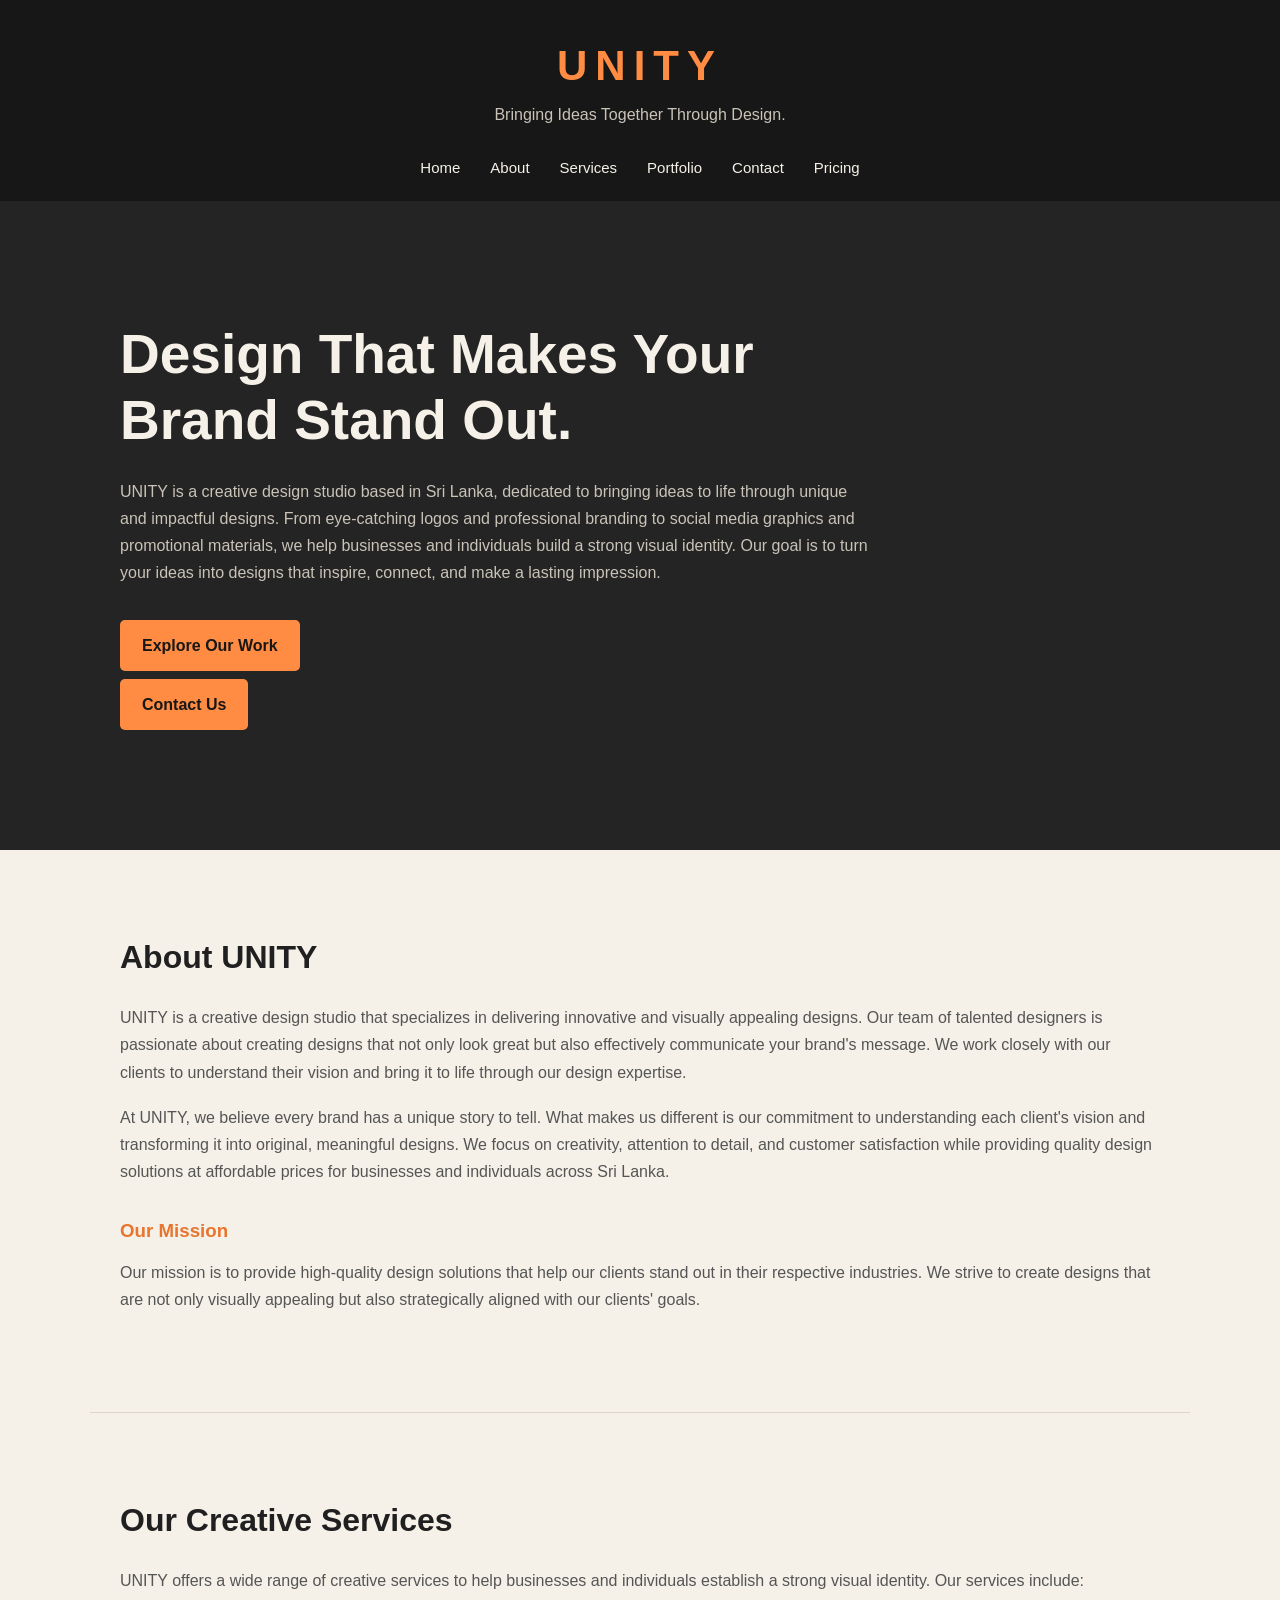
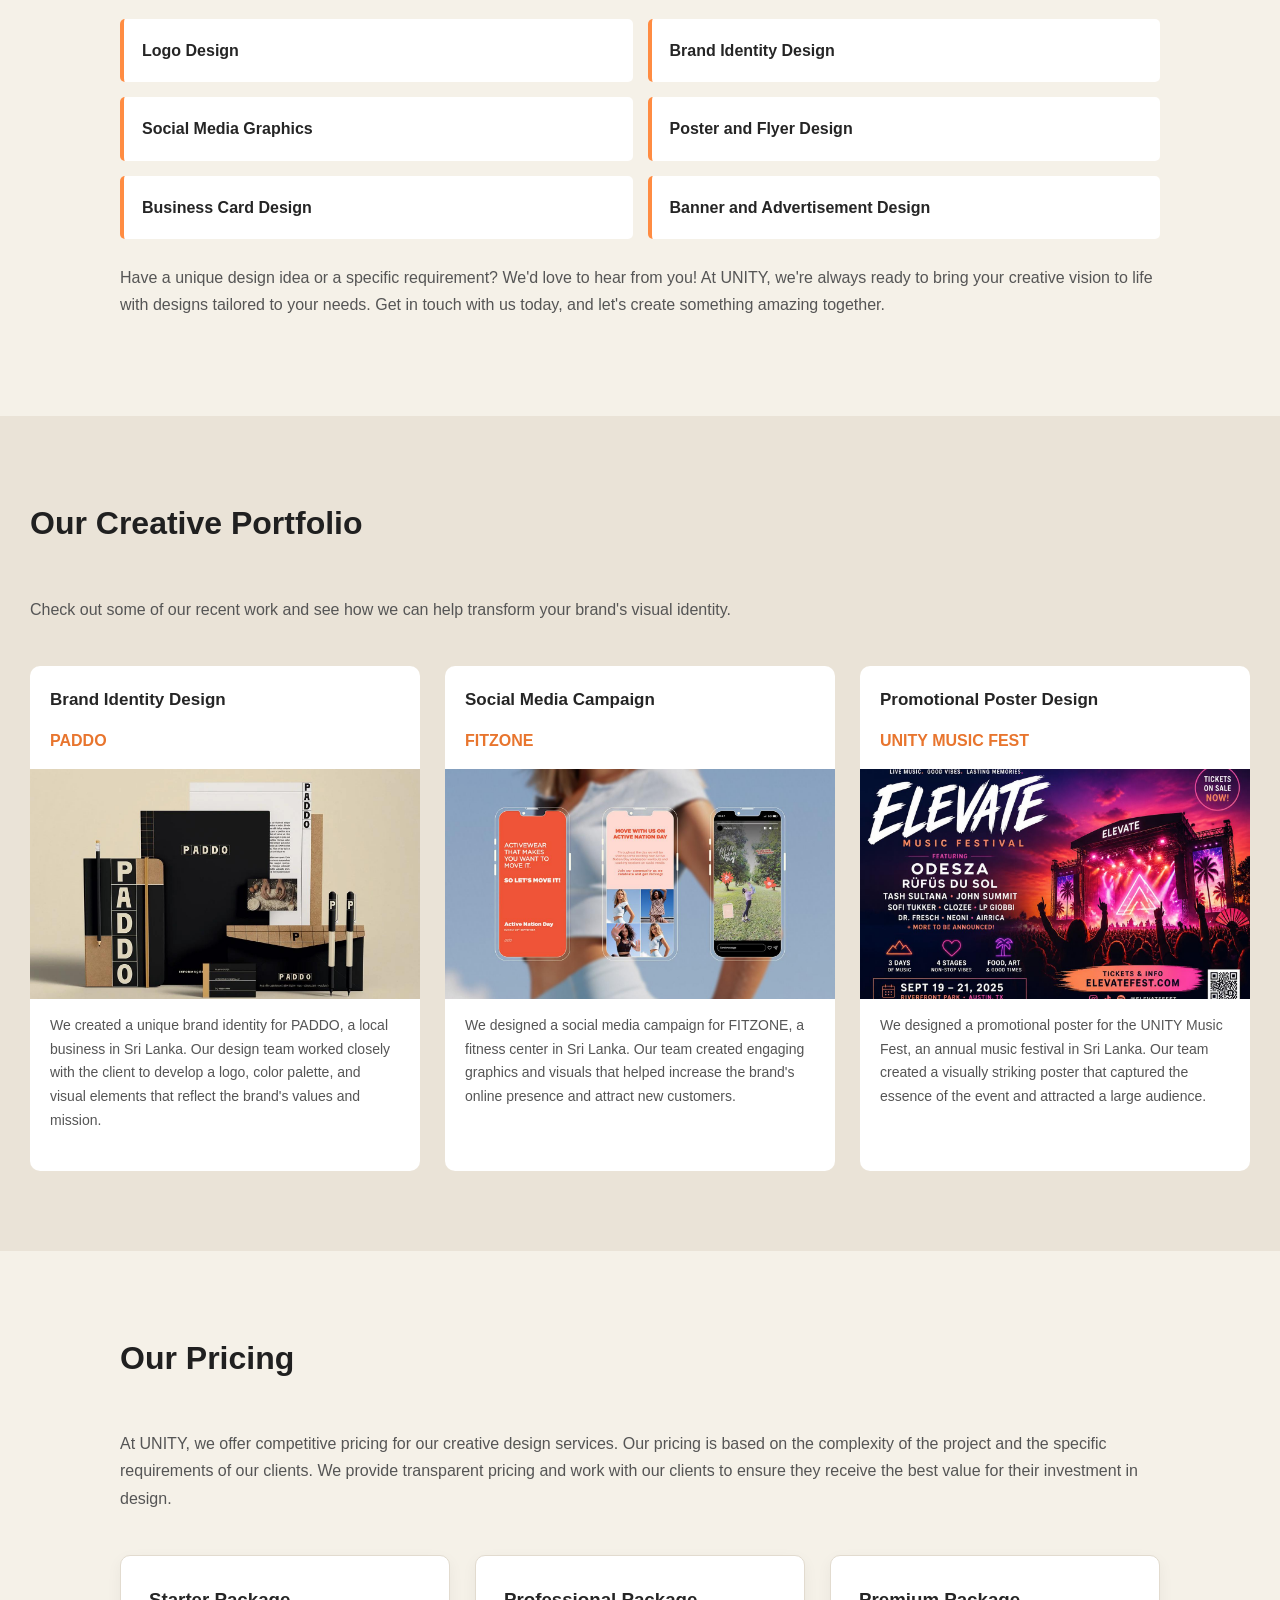
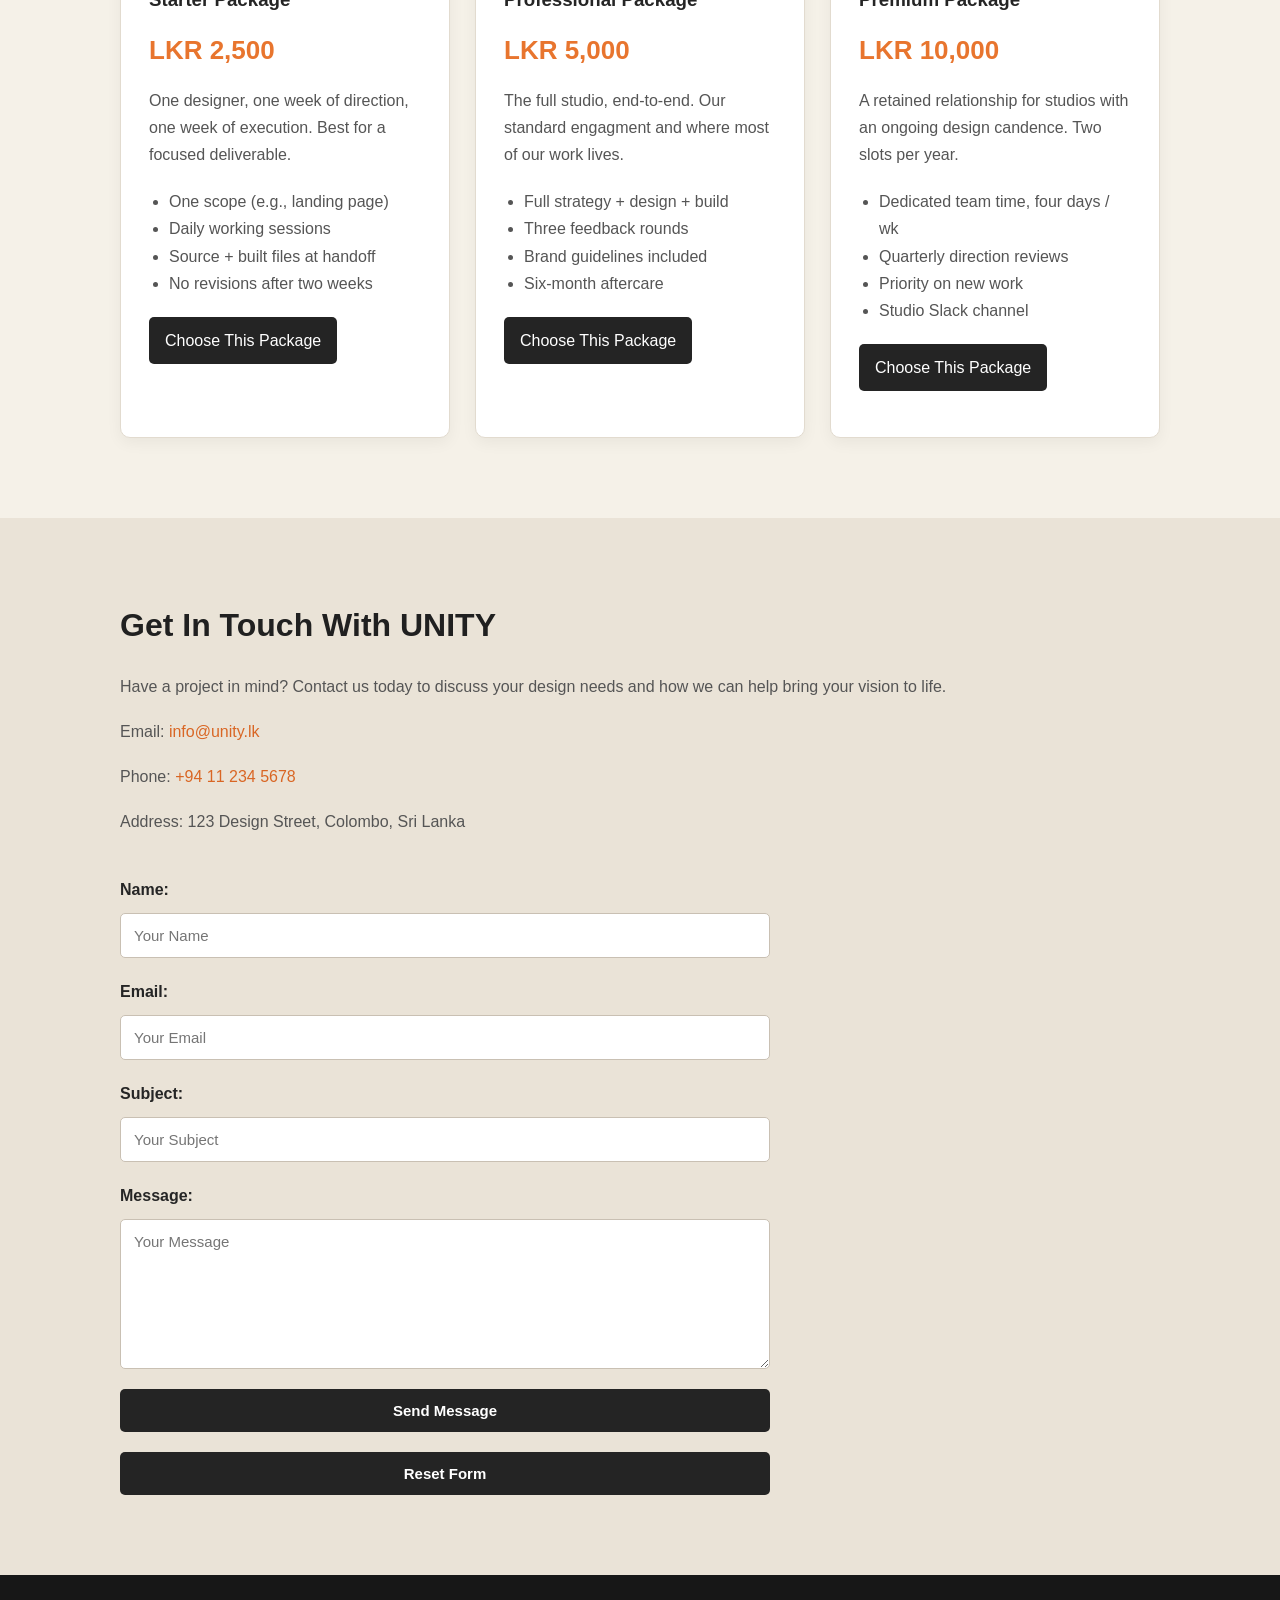
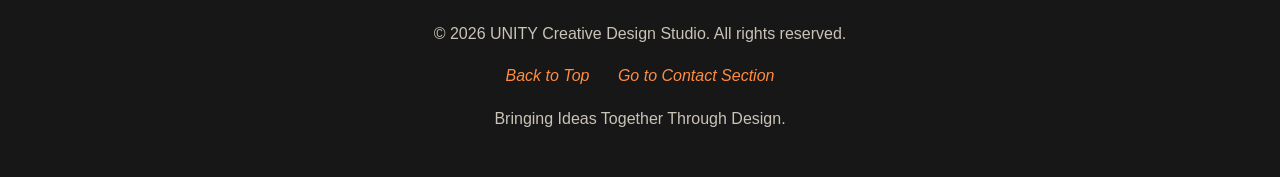
<file: unity/index.html>
<!DOCTYPE html>
<html lang="en">

<head>
    <meta charset="UTF-8">
    <meta name="viewport" content="width=device-width, initial-scale=1.0">
    <title>UNITY | Creative Design Studio</title>
    <link rel="stylesheet" href="style.css">
</head>

<body>
    <header>
        <h1>UNITY</h1>
        <p>Bringing Ideas Together Through Design.</p>
        <nav>
            <ul>
                <li><a href="#home">Home</a></li>
                <li><a href="#about">About</a></li>
                <li><a href="#services">Services</a></li>
                <li><a href="#portfolio">Portfolio</a></li>
                <li><a href="#contact">Contact</a></li>
                <li><a href="#pricing">Pricing</a></li>
            </ul>
        </nav>
    </header>
    <main>
        <section id="home">
            <h2>Design That Makes Your Brand Stand Out.</h2>
            <p>UNITY is a creative design studio based in Sri Lanka, dedicated to bringing ideas to life through unique
                and impactful designs. From eye-catching logos and professional branding to social media graphics and
                promotional materials, we help businesses and individuals build a strong visual identity. Our goal is to
                turn your ideas into designs that inspire, connect, and make a lasting impression.</p>
            <a href="#portfolio">Explore Our Work</a><br>
            <a href="#contact">Contact Us</a>

        </section>
        <section id="about">
            <h2>About UNITY</h2>
            <p>UNITY is a creative design studio that specializes in delivering innovative and visually appealing
                designs. Our team of talented designers is passionate about creating designs that not only look great
                but
                also effectively communicate your brand's message. We work closely with our clients to understand their
                vision and bring it to life through our design expertise.</p>
            <p>At UNITY, we believe every brand has a unique
                story to tell. What makes us different is our commitment to understanding each client's vision and
                transforming it into original, meaningful designs. We focus on creativity, attention to detail, and
                customer satisfaction while providing quality design solutions at affordable prices for businesses and
                individuals across Sri Lanka.</p>
            <h3>Our Mission</h3>
            <p>Our mission is to provide high-quality design solutions that help our clients stand out in their
                respective industries. We strive to create designs that are not only visually appealing but also
                strategically aligned with our clients' goals.</p>
        </section>
        <section id="services">
            <h2>Our Creative Services</h2>
            <p>UNITY offers a wide range of creative services to help businesses and individuals establish a strong
                visual identity. Our services include:</p>
            <ul>
                <li>Logo Design</li>
                <li>Brand Identity Design</li>
                <li>Social Media Graphics</li>
                <li>Poster and Flyer Design</li>
                <li>Business Card Design</li>
                <li>Banner and Advertisement Design</li>
            </ul>
            <p>Have a unique design idea or a specific requirement? We'd love to hear from you! At UNITY, we're always
                ready to bring your creative vision to life with designs tailored to your needs. Get in touch with us
                today, and let's create something amazing together.</p>
        </section>
        <section id="portfolio">
            <h2>Our Creative Portfolio</h2>
            <p>Check out some of our recent work and see how we can help transform your brand's visual identity.</p>
            <article>
                <h3>Brand Identity Design</h3>
                <h4>PADDO</h4>
                <img src="images/paddo.jpg" alt="PADDO Brand Identity Design">
                <p>We created a unique brand identity for PADDO, a local business in Sri Lanka. Our design team worked
                    closely with the client to develop a logo, color palette, and visual elements that reflect the
                    brand's values and mission.</p>
            </article>
            <article>
                <h3>Social Media Campaign</h3>
                <h4>FITZONE</h4>
                <img src="images/fitzone.jpg" alt="FITZONE Social Media Campaign">
                <p>We designed a social media campaign for FITZONE, a fitness center in Sri Lanka. Our team created
                    engaging graphics and visuals that helped increase the brand's online presence and attract new
                    customers.</p>
            </article>
            <article>
                <h3>Promotional Poster Design</h3>
                <h4>UNITY MUSIC FEST</h4>
                <img src="images/music.jpg" alt="UNITY Music Fest Promotional Poster Design">
                <p>We designed a promotional poster for the UNITY Music Fest, an annual music festival in Sri Lanka. Our
                    team created a visually striking poster that captured the essence of the event and attracted a large
                    audience.</p>
            </article>
        </section>
        <section id="pricing">
            <h2>Our Pricing</h2>
            <p>At UNITY, we offer competitive pricing for our creative design services. Our pricing is based on the
                complexity of the project and the specific requirements of our clients. We provide transparent pricing
                and work with our clients to ensure they receive the best value for their investment in design.</p>
            <article>
                <h3>Starter Package</h3>
                <h4>LKR 2,500</h4>
                <p>One designer, one week of direction, one week of execution. Best for a focused deliverable.</p>
                <ul>
                    <li>One scope (e.g., landing page)</li>
                    <li>Daily working sessions</li>
                    <li>Source + built files at handoff</li>
                    <li>No revisions after two weeks</li>
                </ul>
                <p><a href="#contact">Choose This Package</a></p>
            </article>
            <article>
                <h3>Professional Package</h3>
                <h4>LKR 5,000</h4>
                <p>The full studio, end-to-end. Our standard engagment and where most of our work lives.</p>
                <ul>
                    <li>Full strategy + design + build</li>
                    <li>Three feedback rounds</li>
                    <li>Brand guidelines included</li>
                    <li>Six-month aftercare</li>
                </ul>
                <p><a href="#contact">Choose This Package</a></p>
            </article>
            <article>
                <h3>Premium Package</h3>
                <h4>LKR 10,000</h4>
                <p>A retained relationship for studios with an ongoing design candence. Two slots per year.</p>
                <ul>
                    <li>Dedicated team time, four days / wk</li>
                    <li>Quarterly direction reviews</li>
                    <li>Priority on new work</li>
                    <li>Studio Slack channel</li>
                </ul>
                <p><a href="#contact">Choose This Package</a></p>
            </article>
        </section>
        <section id="contact">
            <h2>Get In Touch With UNITY</h2>
            <p>Have a project in mind? Contact us today to discuss your design needs and how we can help bring your
                vision to life.</p>
            <p>Email: <a href="mailto:info@unity.lk">info@unity.lk</a></p>
            <p>Phone: <a href="tel:+94112345678">+94 11 234 5678</a></p>
            <p>Address: 123 Design Street, Colombo, Sri Lanka</p>
            <form action="submit-form.php" method="post">
                <label for="name">Name:</label>
                <input type="text" id="name" name="name" required placeholder="Your Name">
                <label for="email">Email:</label>
                <input type="email" id="email" name="email" required placeholder="Your Email">
                <label for="subject">Subject:</label>
                <input type="text" id="subject" name="subject" required placeholder="Your Subject">
                <label for="message">Message:</label>
                <textarea id="message" name="message" required placeholder="Your Message"></textarea>
                <button type="submit">Send Message</button>
                <button type="reset">Reset Form</button>
            </form>
        </section>
    </main>
    <footer>
        <p>&copy; 2026 UNITY Creative Design Studio. All rights reserved.</p>
        <a href="#home"><em>Back to Top</em></a>
        <a href="#contact"><em>Go to Contact Section</em></a>
        <p>Bringing Ideas Together Through Design.</p>
    </footer>

</body>

</html>
</file>
<file: unity/style.css>
/* ==============================
   1. GLOBAL SETTINGS
============================== */

* {
    margin: 0;
    padding: 0;
    box-sizing: border-box;
}

html {
    scroll-behavior: smooth;
}

body {
    font-family: Arial, Helvetica, sans-serif;
    background-color: #f5f1e8;
    color: #252525;
    line-height: 1.7;
}

/* ==============================
   2. HEADER AND NAVIGATION
============================== */

header {
    background-color: #171717;
    color: #f5f1e8;
    text-align: center;
    padding: 30px 20px 20px;
}

header h1 {
    font-size: 42px;
    letter-spacing: 8px;
    color: #ff8c42;
}

header p {
    color: #c9c3b8;
    margin-bottom: 25px;
}

nav ul {
    list-style: none;
    display: flex;
    justify-content: center;
    flex-wrap: wrap;
    gap: 12px 30px;
}

nav a {
    color: #f5f1e8;
    text-decoration: none;
    font-size: 15px;
    transition: color 0.3s ease;
}

nav a:hover {
    color: #ff8c42;
}

/* ==============================
   3. GENERAL SECTION STYLING
============================== */

section {
    max-width: 1100px;
    margin: auto;
    padding: 80px 30px;
}

section h2 {
    font-size: 32px;
    margin-bottom: 20px;
    color: #202020;
}

section h3 {
    color: #252525;
    margin-bottom: 12px;
}

section p {
    margin-bottom: 18px;
    color: #555;
}

/* ==============================
   4. HOME SECTION
============================== */

#home {
    max-width: none;
    min-height: 500px;
    background-color: #242424;
    color: #f5f1e8;
    padding: 120px max(30px, calc((100% - 1040px) / 2));
}

#home h2 {
    color: #f5f1e8;
    font-size: clamp(36px, 5vw, 55px);
    line-height: 1.2;
    max-width: 750px;
}

#home p {
    color: #c9c3b8;
    max-width: 750px;
    margin: 25px 0;
}

#home a {
    display: inline-block;
    text-decoration: none;
    background-color: #ff8c42;
    color: #171717;
    padding: 12px 22px;
    margin: 8px 10px 0 0;
    border-radius: 5px;
    font-weight: bold;
    transition: background-color 0.3s ease;
}

#home a:hover {
    background-color: #ffad73;
}

/* ==============================
   5. ABOUT SECTION
============================== */

#about {
    border-bottom: 1px solid #ddd5c8;
}

#about h3 {
    color: #e8752e;
    margin-top: 30px;
}

/* ==============================
   6. SERVICES SECTION
============================== */

#services ul {
    list-style: none;
    display: grid;
    grid-template-columns: repeat(2, 1fr);
    gap: 15px;
    margin: 25px 0;
}

#services li {
    background-color: #ffffff;
    padding: 18px;
    border-left: 4px solid #ff8c42;
    border-radius: 5px;
    font-weight: bold;
}

/* ==============================
   7. PORTFOLIO SECTION
============================== */

#portfolio {
    max-width: none;
    background-color: #eae3d7;
    display: grid;
    grid-template-columns: repeat(3, minmax(0, 1fr));
    gap: 25px;
}

#portfolio h2,
#portfolio > p {
    grid-column: 1 / -1;
}

#portfolio article {
    background-color: #ffffff;
    border-radius: 10px;
    overflow: hidden;
    padding-bottom: 20px;
    transition: transform 0.3s ease, box-shadow 0.3s ease;
}

#portfolio article:hover {
    transform: translateY(-6px);
    box-shadow: 0 12px 25px rgba(0, 0, 0, 0.12);
}

#portfolio article h3,
#portfolio article h4,
#portfolio article p {
    margin-left: 20px;
    margin-right: 20px;
}

#portfolio article h3 {
    margin-top: 20px;
    font-size: 17px;
}

#portfolio article h4 {
    color: #e8752e;
    margin-bottom: 15px;
}

#portfolio img {
    display: block;
    width: 100%;
    height: 230px;
    object-fit: cover;
}

#portfolio article p {
    margin-top: 15px;
    font-size: 14px;
}

/* ==============================
   8. PRICING SECTION
============================== */

#pricing {
    display: grid;
    grid-template-columns: repeat(3, minmax(0, 1fr));
    gap: 25px;
}

#pricing h2,
#pricing > p {
    grid-column: 1 / -1;
}

#pricing article {
    background-color: #ffffff;
    padding: 28px;
    border-radius: 10px;
    border: 1px solid #e2dbcf;
    box-shadow: 0 5px 15px rgba(0, 0, 0, 0.05);
    transition: transform 0.3s ease;
}

#pricing article:hover {
    transform: translateY(-6px);
}

#pricing article h4 {
    color: #e8752e;
    font-size: 26px;
    margin-bottom: 15px;
}

#pricing article ul {
    padding-left: 20px;
    margin: 20px 0;
    color: #555;
}

#pricing article a {
    display: inline-block;
    background-color: #242424;
    color: #ffffff;
    padding: 10px 16px;
    border-radius: 5px;
    text-decoration: none;
    transition: background-color 0.3s ease;
}

#pricing article a:hover {
    background-color: #e8752e;
}

/* ==============================
   9. CONTACT SECTION
============================== */

#contact {
    background-color: #eae3d7;
    max-width: none;
    padding-left: max(30px, calc((100% - 1040px) / 2));
    padding-right: max(30px, calc((100% - 1040px) / 2));
}

#contact > p a {
    color: #d96624;
    text-decoration: none;
}

#contact > p a:hover {
    text-decoration: underline;
}

#contact form {
    max-width: 650px;
    margin-top: 30px;
    display: flex;
    flex-direction: column;
    gap: 10px;
}

#contact label {
    font-weight: bold;
    margin-top: 10px;
}

#contact input,
#contact textarea {
    width: 100%;
    padding: 13px;
    border: 1px solid #c9c0b3;
    border-radius: 5px;
    background-color: #ffffff;
    font-family: inherit;
    font-size: 15px;
}

#contact textarea {
    min-height: 150px;
    resize: vertical;
}

#contact input:focus,
#contact textarea:focus {
    outline: 2px solid #ff8c42;
    border-color: transparent;
}

#contact button {
    padding: 13px 20px;
    margin-top: 10px;
    border: none;
    border-radius: 5px;
    background-color: #242424;
    color: #ffffff;
    font-size: 15px;
    font-weight: bold;
    cursor: pointer;
    transition: background-color 0.3s ease;
}

#contact button:hover {
    background-color: #e8752e;
}

/* ==============================
   10. FOOTER
============================== */

footer {
    background-color: #171717;
    color: #c9c3b8;
    text-align: center;
    padding: 35px 20px;
}

footer p {
    margin: 10px 0;
}

footer a {
    display: inline-block;
    color: #ff8c42;
    text-decoration: none;
    margin: 5px 12px;
}

footer a:hover {
    color: #ffffff;
}

/* ==============================
   11. RESPONSIVE DESIGN
============================== */

@media (max-width: 800px) {
    #portfolio,
    #pricing {
        grid-template-columns: repeat(2, minmax(0, 1fr));
    }
}

@media (max-width: 600px) {
    header h1 {
        font-size: 34px;
    }

    nav ul {
        gap: 10px 18px;
    }

    section {
        padding: 55px 20px;
    }

    #home {
        padding: 80px 25px;
    }

    #services ul,
    #portfolio,
    #pricing {
        grid-template-columns: 1fr;
    }

    #contact {
        padding: 55px 20px;
    }

    #portfolio h2,
    #portfolio > p,
    #pricing h2,
    #pricing > p {
        grid-column: auto;
    }
}
</file>
